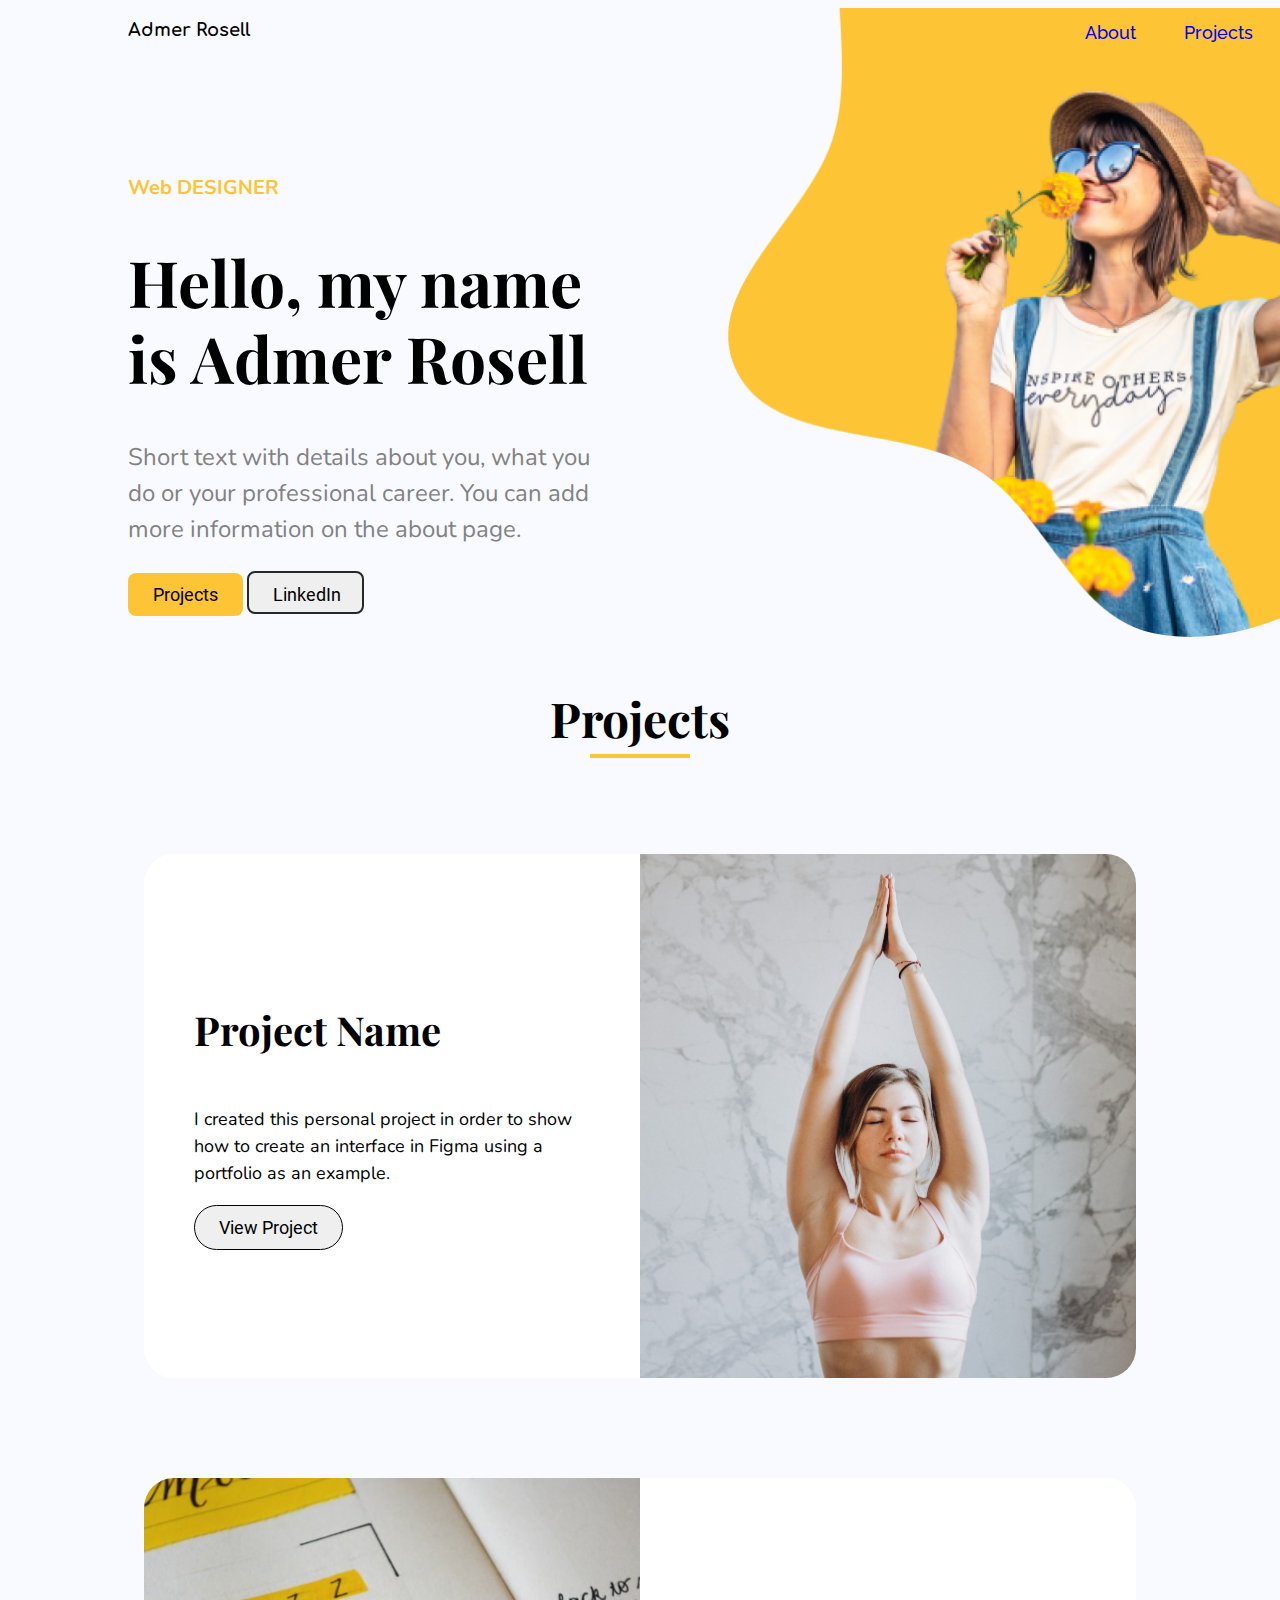
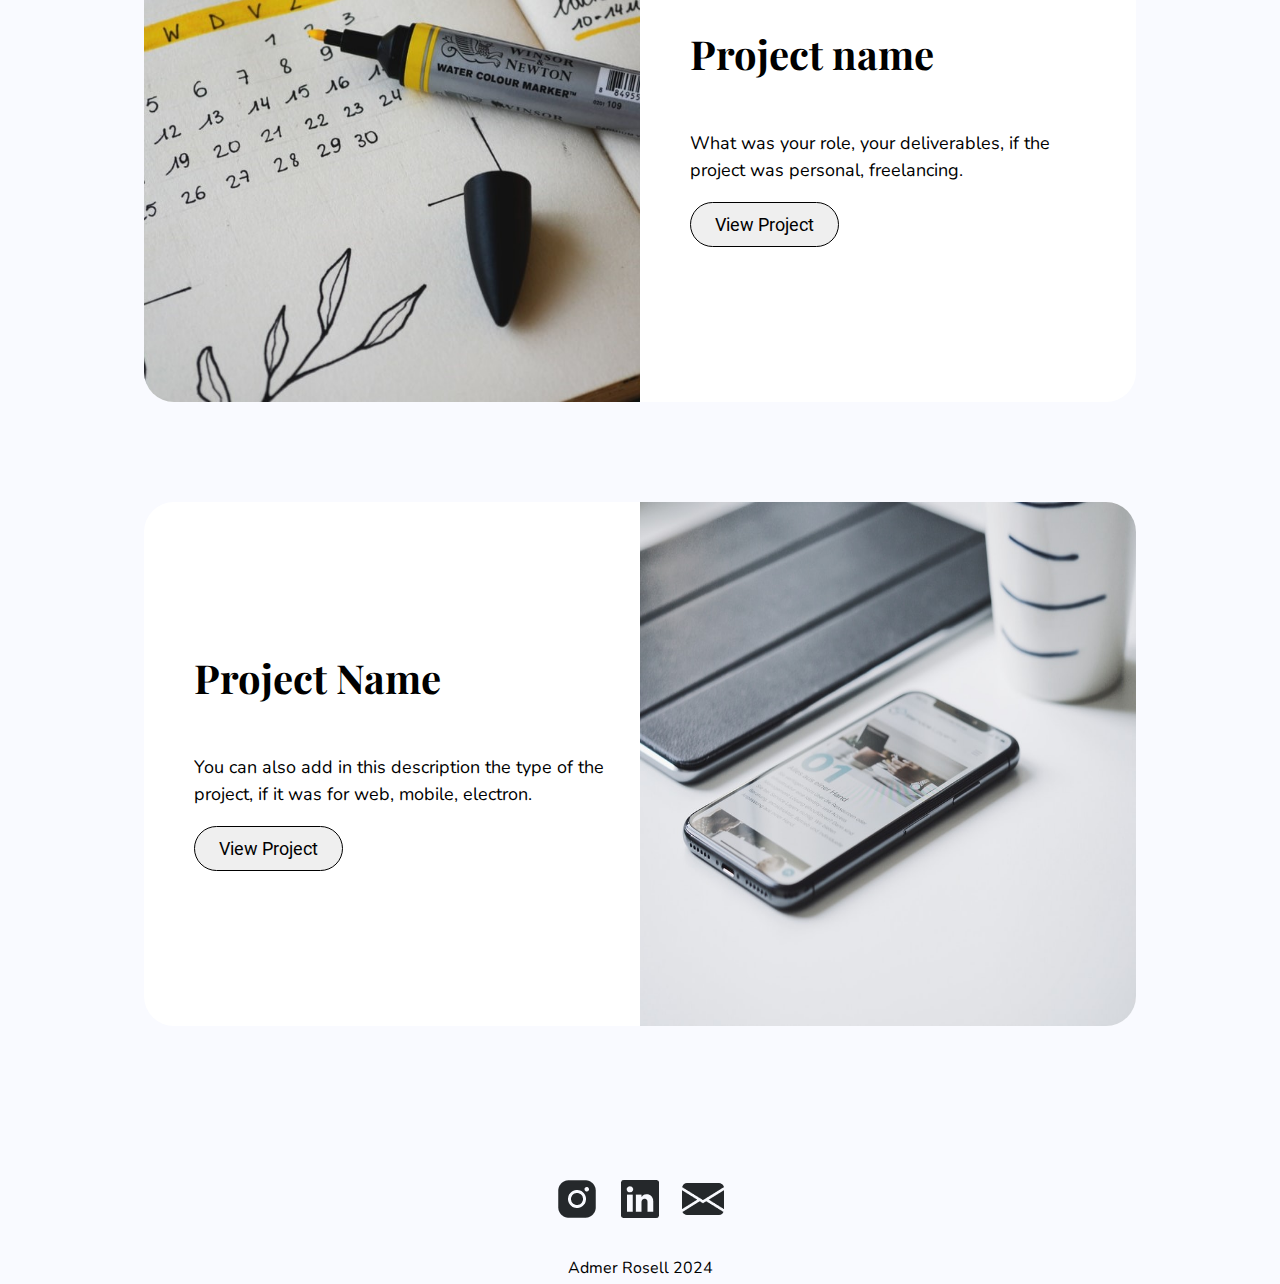
<file: index.html>
<!DOCTYPE html>
<html lang="en">
<head>
    <meta charset="UTF-8">
    <meta name="viewport" content="width=device-width, initial-scale=1.0">
    <link rel="stylesheet" href="/styles/styles.css">
    <title>Portfolio</title>

    <div>
        <nav >
            <div class="MainHead">

                <div class="header">
                    <div>
                        <img src="/assets/images/flower.png" alt="" id="ImgFlower">
                    </div>
                    <p class="Name">Admer Rosell</p>
                    <div class="NavBar">
                        <a href="/about.html">About</a>
                        <a href="/index.html">Projects</a>
                        <a href="">Contacts</a>
                    </div>
                </div>
                
                <div id="Info">
                    <p id="InfoIU">Web DESIGNER</p>
                    <div>
                        <h1>Hello, my name is Admer Rosell</h1>
                        <p id="InfoDetails">Short text with details about you, what you do or your professional career. You can add more information on the about page.</p>

                        <div id="InfoButton">
                            <button id="ButtonProject">Projects</button>
                            <button id="ButtonLinkedIn">LinkedIn</button>
                        </div>
                    </div>
                </div>
                
            </div>

        </nav>   

    </div>
</head>

<body>
    

    <div id="MainProjectDiv">
        <div id="ProjectCenterText">
            <h2 id="Project">Projects</h2>
            <div id="YellowLine"></div>
        </div>

        <div class="ProjectRight Projects">
            <div class="ProNameContainer">
                <h3 class="ProName">
                    Project Name
                </h3>
                <p>
                    I created this personal project in order to show how to create an interface in Figma using a portfolio as an example.
                </p>
                <button id="ViewPro1">View Project</button>
            </div>
            <div>
                <img src="/assets/images/yoga.jpg" alt="" class="ImgRight">
            </div>
        </div>

        <div class="ProjectLeft Projects">
            <div>
                <img src="/assets/images/calendar.jpg" alt="" class="ImgLeft">
            </div>
            <div class="ProNameContainer">
                <h3 class="ProName">
                    Project name
                </h3>
                <p>
                    What was your role, your deliverables, if the project was personal, freelancing.
                </p>
                <button id="ViewPro2">View Project</button>
            </div>
        </div>

        <div class="ProjectRight Projects">
            <div class="ProNameContainer">
                <h3 class="ProName">
                    Project Name
                </h3>
                <p>
                    You can also add in this description the type of the project, if it was for web, mobile, electron.
                </p>
                <button id="ViewPro3">View Project</button>
            </div>
            <div>
            <img src="/assets/images/phone.jpg" alt="" class="ImgRight">
            </div>
        </div>

    </div>
    
</body>
<footer>
    <div class="Footer">
        <div id="FooterImg">
            <button id="InstaButton">
                <a href="https://www.instagram.com/"><img src="/assets/images/footer/ph_instagram-logo-fill.png" alt=""></a>
            </button>
            <button id="LinkedInButton">
                <a href="https://www.linkedin.com/"><img src="/assets/images/footer/bi_linkedin.png" alt=""></a>
            </button>
            <button id="EmailButton">
                <a href="https://www.google.com/gmail/about/"><img src="assets/images/footer/bi_envelope-fill.png" alt=""></a>
            </button>
        </div>
        <div id="FooterName">
            Admer Rosell 2024
        </div>
    </div>
</footer>
</html>
</file>
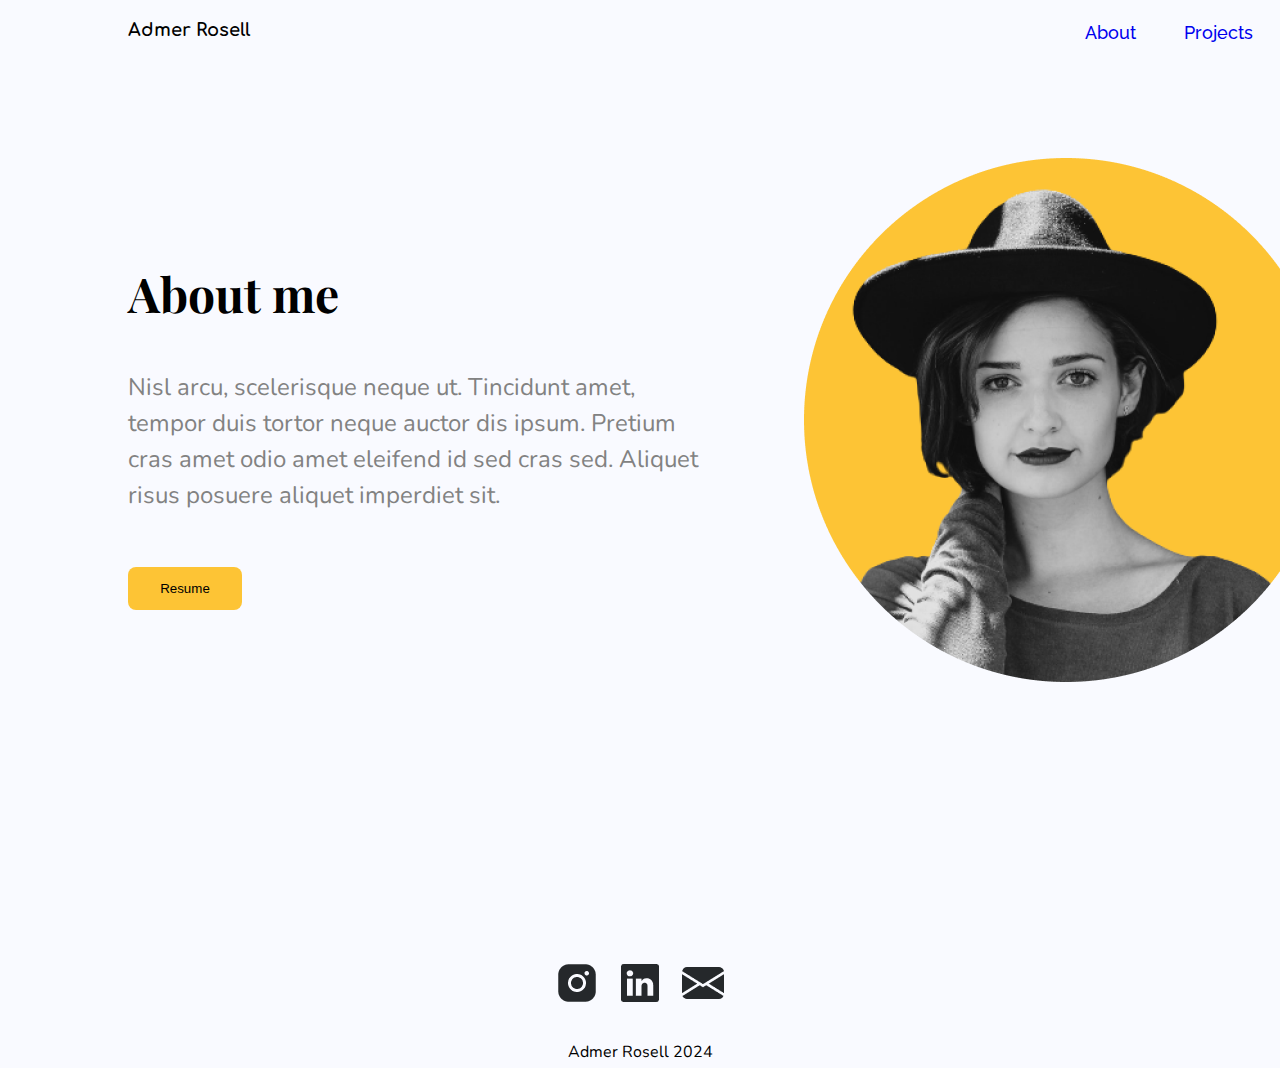
<file: about.html>
<!DOCTYPE html>
<html lang="en">
<head>
    <meta charset="UTF-8">
    <meta name="viewport" content="width=device-width, initial-scale=1.0">
    <link rel="stylesheet" href="/styles/styles.css">
    <title>About</title>

    <div>
        <nav >
            <div class="MainHead">
                <div class="header">
                    <p class="Name">Admer Rosell</p>
                    <div class="NavBar">
                        <a href="/about.html">About</a>
                        <a href="/index.html">Projects</a>
                        <a href="">Contacts</a>
                    </div>
                </div>
            </div>
        </nav>   
    </div>

</head>
<body> 
    <div id="MainAboutDiv">
        
        <div id="AboutMe">
            <h2 id="AboutMeText">About me</h2>
            <div>
                <p id="AboutDetails">Nisl arcu, scelerisque neque ut. Tincidunt amet, tempor duis tortor neque auctor dis ipsum. Pretium cras amet odio amet eleifend id sed cras sed. Aliquet risus posuere aliquet imperdiet sit.</p>
                <div id="AboutButton">
                    <button Id="ButtonResume">Resume</button>
                </div>
            </div>
        </div>

        <div id="AboutImg">
            <img src="/assets/images/lady.png" alt="">
        </div>

    </div>

    
</body>
<footer>
    <div class="Footer">
        <div id="FooterImg">
            <button id="InstaButton">
                <a href="https://www.instagram.com/"><img src="/assets/images/footer/ph_instagram-logo-fill.png" alt=""></a>
            </button>
            <button id="LinkedInButton">
                <a href="https://www.linkedin.com/"><img src="/assets/images/footer/bi_linkedin.png" alt=""></a>
            </button>
            <button id="EmailButton">
                <a href="https://www.google.com/gmail/about/"><img src="assets/images/footer/bi_envelope-fill.png" alt=""></a>
            </button>
        </div>
        <div id="FooterName">
            Admer Rosell 2024
        </div>
    </div>
</footer>
</html>
</file>
<file: styles/styles.css>
/*HEADER*/
body{
    background-color: #F9FAFF;
}

.MainHead{
    width: 1440px;
    margin-left: auto;
    margin-right: auto;
 /*   background-image: url(/assets/images/flower.png);
    background-position: 720px;
    background-size: 720px 629px;
    background-repeat: no-repeat;
*/
}

#ImgFlower{
    width: 720px;
    max-width: 720px;
    height: 629px;
    left: 50%;
    position: absolute;
}

.header{
    width: 1440px;
    height: 56px;
    position: relative;
    display: flex;
}



.Name{
    width: 130px;
    height: 32px;
    margin-top: 12px;
    margin-left: 120px;
    font-family: "Comfortaa";
    font-weight: 700;
    font-size: 18px;
    position: absolute;
}

.NavBar{
    margin-top: 14px;
    width: 291px;
    height: 28px;
    margin-left: 1029px;
    display: flex;
    position: relative;
}

nav a{
    text-decoration: none;
    margin-inline-start: 48px;
    font-family: "Raleway";
    font-weight: 500;
    font-size: 18px;
    width: 68px;
    height: 28px;
}



.ImgProfile{
    width: 50%;
    height: 629px;
    left: 50%;
    position: relative;
}

/*FOR INFO*/

#Info{
    width: 486px;
    height: 408px;
    margin-top: 110px;
    margin-left: 120px;
    position: relative;
}

#Info h1{
    font-family: "Playfair Display";
    font-weight: 700;
    font-size: 64px;
    line-height: 76px;
}

#InfoIU{
    font-family: "Nunito";
    font-weight: 700;
    font-size: 20px;
    color: #FDC435;
}

#InfoDetails{
    font-family: "Nunito";
    font-weight: 400;
    font-size: 24px;
    line-height: 36px;
    color: #828282;
}

#ButtonProject{
    font-family: "Roboto";
    font-weight: 500;
    font-size: 18px;
    line-height: 27px;
    width: 115px;
    height: 43px;
    background-color: #FDC435;
    border: none;
    border-radius: 8px;
    padding: 8px 24px 8px 24px;
    cursor: pointer;
}
#ButtonProject:hover{
    font-size: 20px;
    font-weight: 700;
}

#ButtonLinkedIn{
    font-family: "Roboto";
    font-weight: 500;
    font-size: 18px;
    line-height: 27px;
    width: 117px;
    height: 43px;
    border: 2px solid #25282B;
    border-radius: 8px;
    padding: 8px 24px 8px 24px;
    cursor: pointer;
}
#ButtonLinked:hover{
    font-family: 20px;
    font-weight: 600;
}


/*FOR PROJECTS*/

#MainProjectDiv{
    width: 992px;
    height: 1892px;
    margin-left: auto;
    margin-right: auto;
    margin-top: 100px;
}

#ProjectCenterText{
    
    width: 300px;
    height: 72px;
    margin-left: auto;
    margin-right: auto;
    display: block;
    text-align: center;

}
#Project{
    font-family: "Playfair Display";
    font-weight: 700;
    font-size: 48px;
    line-height: 72px;
    margin-top: 0px;
    margin-bottom: 0px;
    font-size: 48px;
}

#YellowLine{
    height: 4px;
    width: 100px;
    margin-top: 0px;
    margin: auto;
    background-color: #FDC435;
}

.ImgLeft{
    width: 496px;
    height: 524px;;
}

.ImgLeft img{
    width: 100%;
    height: 100%;
}

.ImgRight{
    width: 496px;
    height: 524px;
}
.ImgRight img{
    width: 100%;
    height: 100%;
}


.ProName{
    font-family: "Playfair Display";
    font-weight: 700;
    line-height: 72px;
    font-size: 40px;
    font-weight: 700;
}

.Projects{
    display: flex;
    border-radius: 30px;
    overflow: hidden;
    margin-top: 100px;
    width: 992px;
    height: 524px;
    background-color: #ffffff;
    justify-content: flex-start;
}

.ProjectsLeft{
    float: left;
}


.Projects p{
    font-family: "Nunito";
    font-size: 18px;
    font-weight: 400;
    line-height: 27px;
}

.ProNameContainer{
    position: relative;
    margin-top: 100px;
    margin-left: 50px;
    margin-right: 30px;
    width: 406px;
    height: 232px;
    width: 50%;
}

#ViewPro1{
    font-family: "Roboto";
    font-size: 18px;
    font-weight: 500px;
    border: 1px solid black;
    border-radius: 24px;
    line-height: 27px;
    padding: 8px 24px 8px 24px;  
    cursor: pointer;
}
#ViewPro2{
    font-family: "Roboto";
    font-size: 18px;
    font-weight: 500px;
    border: 1px solid black;
    border-radius: 24px;
    line-height: 27px;
    padding: 8px 24px 8px 24px;
    cursor: pointer;
}
#ViewPro3{
    font-family: "Roboto";
    font-size: 18px;
    font-weight: 500px;
    border: 1px solid black;
    border-radius: 24px;
    line-height: 27px;
    padding: 8px 24px 8px 24px;
    cursor: pointer;
}

.Footer{
    margin-left: auto;
    margin-right: auto;
    height: 102px; 
    width: 192px;
    position: relative;
    margin-top: 200px;
       
}

#FooterImg{
    width: 192px;
    display: flex;
    justify-content: space-evenly;
}
#FooterImg img{
    height: 48px;
    width: 48px;
}

#FooterName{
    font-family: "Nunito";
    font-size: 16px;
    font-weight: 400px;
    margin-top: 30px;
    text-align: center;
}


/*ABOUT PAGE*/
#MainHeadAbout{
    width: 1440px;
    margin-left: auto;
    margin-right: auto;
}

#MainAboutDiv{
    width: 1440px;
    height: 600px;
    margin-left: auto;
    margin-right: auto;
    position: relative; 
}

#AboutMe{
    font-family: "Playfair Display";
    font-weight: 700;
    font-size: 48px;
    line-height: 72px;
    width: 588px;
    height: 323px;
    margin-top: 99px;
    margin-left: 120px;
    position: absolute;
}
#AboutMeText{
    margin-top: 0px;
    font-family: "Playfair Display";
    font-weight: 700;
    font-size: 48px;
    line-height: 72px;
}

#AboutDetails{
    font-family: "Nunito";
    font-weight: 400;
    font-size: 24px;
    line-height: 36px;
    color: #828282;

}


#ButtonResume{
    width: 114px;
    height: 43px;
    background-color: #FDC435;
    border-radius: 8px;
    border: none;
    padding: 8px 24px 8px 24px;
    cursor: pointer;
}

#AboutImg{
    position: relative;
    width: 524px;
    height: 524px;
    margin-top: 94px;
    margin-left: 796px;
}

#InstaButton{
    border: none; 
    background-color: #F9FAFF;
    cursor: pointer;
}
#LinkedInButton{
    border: none; 
    background-color: #F9FAFF;
    cursor: pointer;
}
#EmailButton{
    border: none; 
    background-color: #F9FAFF;
    cursor: pointer;
}


/*FONTS*/

@font-face {
    font-family: "Comfortaa";
    src: url(Comfortaa-VariableFont_wght.ttf);
}

@font-face {
    font-family: "Raleway";
    src: url(Raleway-VariableFont_wght.ttf);
}
@font-face {
    font-family: "Nunito";
    src: url(Nunito-VariableFont_wght.ttf);
}
@font-face {
    font-family: "Playfair Display";
    src: url(PlayfairDisplay-VariableFont_wght.ttf);
}
@font-face {
    font-family: "Roboto";
    src: url(Roboto-Regular.ttf);
}
</file>
